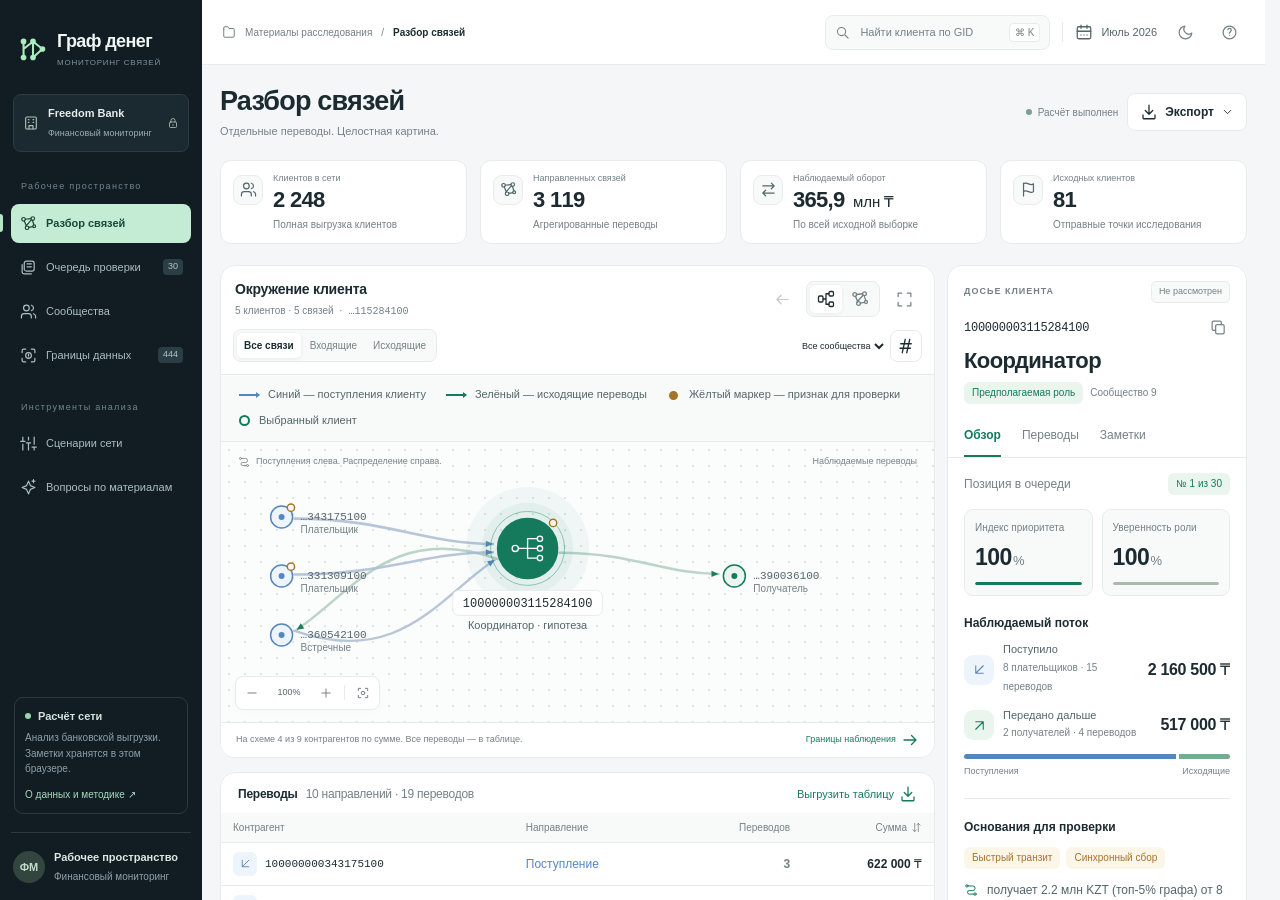
<file: web/index.html>
<!doctype html>
<html lang="ru">
<head>
  <meta charset="utf-8">
  <meta name="viewport" content="width=device-width,initial-scale=1">
  <meta name="theme-color" content="#111d23">
  <meta name="description" content="Граф денег — рабочее место финансового мониторинга Freedom Bank.">
  <title>Граф денег — рабочее пространство аналитика</title>
  <link rel="stylesheet" href="approved.css?v=7">
</head>
<body>
<script>try{const t=localStorage.getItem("money-theme");document.documentElement.dataset.theme=t==="dark"?"dark":"light";document.body.classList.toggle("dark",t==="dark")}catch(e){}</script>
  <div class="app">
    <aside class="sidebar" id="sidebar" aria-label="Основная навигация">
      <a class="brand" href="#network" aria-label="Граф денег — разбор связей">
        <span class="brand-mark" aria-hidden="true"><svg viewBox="0 0 36 36"><path class="logo-stroke" d="M8 27V10m0 8 10-8m0 0 10 8m-10-8v17m0 0 10-9"/><circle cx="8" cy="27" r="3" fill="currentColor"/><circle cx="8" cy="10" r="3" fill="currentColor"/><circle cx="18" cy="10" r="3" fill="currentColor"/><circle cx="28" cy="18" r="3" fill="currentColor"/><circle cx="18" cy="27" r="3" fill="currentColor"/></svg></span>
        <div class="brand-copy"><div class="brand-title">Граф денег</div><div class="brand-caption">МОНИТОРИНГ СВЯЗЕЙ</div></div>
      </a>
      <div class="workspace-switch"><i data-icon="building"></i><div><strong>Freedom Bank</strong><small>Финансовый мониторинг</small></div><i data-icon="lock" style="width:12px"></i></div>
      <div class="nav-label">Рабочее пространство</div>
      <nav class="nav-list">
        <button class="nav-button active" data-view="network" aria-current="page" title="Разбор связей"><i data-icon="network"></i><span>Разбор связей</span></button>
        <button class="nav-button" data-view="queue" title="Очередь проверки"><i data-icon="layers"></i><span>Очередь проверки</span><span class="nav-count">30</span></button>
        <button class="nav-button" data-view="communities" title="Сообщества"><i data-icon="users"></i><span>Сообщества</span></button>
        <button class="nav-button" data-view="boundaries" title="Границы данных"><i data-icon="scan"></i><span>Границы данных</span><span class="nav-count">444</span></button>
      </nav>
      <div class="nav-label">Инструменты анализа</div>
      <nav class="nav-list tools">
        <button class="nav-button" data-view="scenarios" title="Сценарии сети"><i data-icon="sliders"></i><span>Сценарии сети</span></button>
        <button class="nav-button" data-view="assistant" title="Вопросы по материалам"><i data-icon="sparkles"></i><span>Вопросы по материалам</span></button>
      </nav>
      <div class="sidebar-bottom">
        <div class="local-card"><div class="row"><span class="dot"></span><strong>Расчёт сети</strong></div><p>Анализ банковской выгрузки.<br>Заметки хранятся в этом браузере.</p><button data-action="about">О данных и методике <span aria-hidden="true">↗</span></button></div>
        <div class="sidebar-profile"><div class="avatar">ФМ</div><div><strong>Рабочее пространство</strong><small>Финансовый мониторинг</small></div></div>
      </div>
    </aside>
    <div class="mobile-scrim" id="mobile-scrim"></div>
    <div class="shell">
      <header class="topbar">
        <button class="icon-button mobile-menu" data-action="menu" aria-label="Открыть навигацию"><i data-icon="menu"></i></button>
        <div class="breadcrumbs row"><i data-icon="folder"></i><span>Материалы расследования</span><span>/</span><strong id="breadcrumb-title">Разбор связей</strong></div>
        <div class="top-actions">
          <button class="search-trigger" data-action="search" aria-label="Найти клиента, Command или Control K"><i data-icon="search"></i><span>Найти клиента по GID</span><kbd class="kbd">⌘ K</kbd></button>
          <div class="top-divider"></div><div class="top-date row"><i data-icon="calendar"></i>Июль 2026</div>
          <button class="icon-button" data-action="theme" aria-label="Переключить тему" title="Светлая / тёмная тема"><i data-icon="moon"></i></button>
          <button class="icon-button" data-action="help" aria-label="Справка и горячие клавиши" title="Справка и горячие клавиши"><i data-icon="help"></i></button>
        </div>
      </header>
      <main class="page">
        <div class="page-head">
          <div><h1 id="page-title">Разбор связей</h1><p id="page-subtitle">Отдельные переводы. Целостная картина.</p></div>
          <div class="head-actions row"><span class="snapshot-label"><span class="dot"></span>Загрузка данных…</span><button class="button" data-action="export" id="export-button" aria-label="Экспорт данных"><i data-icon="download"></i><span class="export-label">Экспорт</span><i data-icon="chevronDown" class="export-label" style="width:13px"></i></button></div>
        </div>
        <section class="global-stats" aria-label="Сводка исходной сети">
          <div class="stat-card"><div class="stat-icon"><i data-icon="users"></i></div><div class="stat-body"><div class="stat-label">Клиентов в сети</div><div class="stat-value">—</div><div class="stat-foot">Полная выгрузка клиентов</div></div></div>
          <div class="stat-card"><div class="stat-icon"><i data-icon="network"></i></div><div class="stat-body"><div class="stat-label">Направленных связей</div><div class="stat-value">—</div><div class="stat-foot">Агрегированные переводы</div></div></div>
          <div class="stat-card"><div class="stat-icon"><i data-icon="arrows"></i></div><div class="stat-body"><div class="stat-label">Наблюдаемый оборот</div><div class="stat-value">—</div><div class="stat-foot">По всей исходной выборке</div></div></div>
          <div class="stat-card"><div class="stat-icon"><i data-icon="flag"></i></div><div class="stat-body"><div class="stat-label">Исходных клиентов</div><div class="stat-value">—</div><div class="stat-foot">Отправные точки исследования</div></div></div>
        </section>
        <div id="data-notice" class="notice" role="status" hidden></div><div class="main-view" id="main-view"><div class="panel loading-panel"><div class="loading-line"></div><h2>Открываем материалы расследования</h2><p>Загружаем клиентов, связи и основания приоритетов.</p></div></div>
        <footer class="page-foot"><span class="row"><i data-icon="shield"></i>Признаки для проверки — не утверждение о виновности.</span><span>Июль 2026 <span style="padding:0 7px">·</span> KZT <span style="padding:0 7px">·</span> <button class="text-button" data-action="about">Границы наблюдения</button></span></footer>
      </main>
    </div>
  </div>
  <div id="overlay-root"></div><div id="dropdown-root"></div><div class="tooltip hidden" id="graph-tooltip" role="tooltip"></div><div class="toast-container" id="toast-container" aria-live="polite"></div>

<script src="simulation.js"></script><script src="approved-graph.js?v=7"></script><script src="approved-views.js?v=7"></script><script src="approved-inspector.js?v=7"></script><script src="approved.js?v=7"></script>
</body></html>
</file>
<file: web/approved.css>
/* Граф денег — standalone interface. No external assets or fonts. */
:root {
  color-scheme: light;
  --bg: #f5f6f8; --panel: #ffffff; --panel-alt: #f8faf9; --nav: #111d23;
  --ink: #1c2b31; --muted: #748187; --soft-text: #53666b; --line: #e7eceb;
  --green: #147a5b; --green-dark: #0b5a43; --green-soft: #eaf5ee; --mint: #a4e5be;
  --blue: #5686bf; --blue-soft: #edf4fc; --amber: #a67427; --amber-soft: #fcf6e9;
  --canvas: #fbfcfc; --dot: #dce5e1; --edge-out: #b3cec0; --edge-in: #aebed4;
  --shadow: 0 8px 32px #172d2310; --radius: 15px;
  --font: -apple-system,BlinkMacSystemFont,"Segoe UI",Arial,sans-serif;
  --mono: "SFMono-Regular",Consolas,"Liberation Mono",monospace;
}
[data-theme="dark"] {
  color-scheme: dark; --bg: #111a1e; --panel: #19252a; --panel-alt: #1d2b30;
  --nav: #0c1519; --ink: #e0eae6; --muted: #94a7a6; --soft-text: #b1c1bd;
  --line: #2c3b40; --green: #8ad1ad; --green-dark: #acdfc2; --green-soft: #213e32;
  --mint: #88cba2; --blue: #92b6e4; --blue-soft: #233647; --amber: #dfbe7b;
  --amber-soft: #393124; --canvas: #172227; --dot: #2d3d3f;
  --edge-out: #466459; --edge-in: #465c75; --shadow: 0 8px 32px #0002;
}
*{box-sizing:border-box} body{margin:0;background:var(--bg);color:var(--ink);font:13px/1.5 var(--font);-webkit-font-smoothing:antialiased}button,input,select,textarea{font:inherit;color:inherit}button{cursor:pointer}button,a,input,select,textarea{outline-offset:4px} :focus-visible{outline:2px solid var(--green)}button{border:0}a{color:var(--green)}button:disabled{opacity:.42;cursor:not-allowed}input,select,textarea{background:var(--panel);border:1px solid var(--line);border-radius:9px}input:focus,select:focus,textarea:focus{border-color:var(--green)}button, a, input, select { -webkit-tap-highlight-color:transparent }button{touch-action:manipulation}button svg{pointer-events:none}h1,h2,h3,p{margin:0}h1{font-size:27px;font-weight:650;letter-spacing:-.8px;line-height:1.2}h2{font-size:16px;font-weight:650;letter-spacing:-.25px}h3{font-size:13px;font-weight:650}.icon{width:18px;height:18px;display:inline-block;flex-shrink:0;vertical-align:middle;fill:none;stroke:currentColor;stroke-width:1.7;stroke-linecap:round;stroke-linejoin:round}.mono{font-family:var(--mono);font-variant-numeric:tabular-nums}.muted{color:var(--muted)}.tiny{font-size:11px}.small{font-size:12px}.eyebrow{font-size:10px;font-weight:650;letter-spacing:1.1px;text-transform:uppercase;color:var(--muted)}.sr-only{position:absolute;width:1px;height:1px;overflow:hidden;clip:rect(0,0,0,0);white-space:nowrap}.hidden,[hidden]{display:none!important}.dot{display:inline-block;width:6px;height:6px;border-radius:50%;background:currentColor;flex-shrink:0}.green{color:var(--green)}.blue{color:var(--blue)}.amber{color:var(--amber)}.row{display:flex;align-items:center;gap:8px}.spread{justify-content:space-between}.stack{display:flex;flex-direction:column;gap:12px}.divider{height:1px;background:var(--line);margin:19px 0}.pill{display:inline-flex;align-items:center;gap:5px;border-radius:6px;padding:4px 7px;white-space:nowrap;font-size:10px;line-height:1.2;background:var(--panel-alt);color:var(--soft-text);border:1px solid var(--line)}.pill.green{color:var(--green);background:var(--green-soft);border-color:transparent}.pill.amber{color:var(--amber);background:var(--amber-soft);border-color:transparent}.pill.blue{color:var(--blue);background:var(--blue-soft);border-color:transparent}.button{display:inline-flex;align-items:center;justify-content:center;gap:7px;border:1px solid var(--line);border-radius:8px;padding:9px 12px;background:var(--panel);font-size:12px;font-weight:550;white-space:nowrap;transition:background .15s,border-color .15s}.button:hover,.icon-button:hover{background:var(--panel-alt);border-color:var(--muted)}.button.primary{background:var(--green);border-color:var(--green);color:#fff}.button.primary:hover{background:var(--green-dark)}[data-theme=dark] .button.primary{color:#13271b}[data-theme=dark] .button.primary:hover{background:#a2dab9}.button.subtle{background:transparent;border-color:transparent;color:var(--muted)}.button.subtle:hover{background:var(--panel-alt);color:var(--ink)}.button.compact{padding:6px 9px;font-size:11px}.icon-button{width:32px;height:32px;display:inline-flex;align-items:center;justify-content:center;background:transparent;border:1px solid transparent;border-radius:8px;color:var(--muted);flex-shrink:0}.icon-button.active{background:var(--green-soft);color:var(--green)}.icon-button .icon{width:17px;height:17px}.text-button{background:none;color:var(--green);font-size:11px;padding:0;display:inline-flex;align-items:center;gap:5px}.kbd{font-family:var(--font);font-size:10px;border:1px solid var(--line);border-radius:4px;padding:1px 5px;color:var(--muted);background:var(--panel);white-space:nowrap}.avatar{width:32px;height:32px;display:grid;place-items:center;border-radius:50%;font-size:11px;font-weight:650;background:#e2e9e7;color:#415b51;flex-shrink:0}
.app{display:grid;grid-template-columns:224px minmax(0,1fr);height:100dvh;min-height:680px}.sidebar{background:var(--nav);color:#b5c0c3;display:flex;flex-direction:column;padding:28px 16px 15px;position:relative;z-index:50}.brand{display:flex;align-items:center;gap:11px;padding:0 8px 25px;color:#f0f6f4;text-decoration:none}.brand-mark{width:33px;height:35px;display:grid;place-items:center;color:#abebbe;flex-shrink:0}.brand-mark svg{width:34px;height:34px}.brand-title{font-size:19px;letter-spacing:-.6px;font-weight:650;white-space:nowrap}.brand-caption{font-size:9px;color:#7c949c;letter-spacing:.75px;margin-top:2px}.workspace-switch{display:flex;align-items:center;gap:9px;padding:10px 9px;margin:0 2px 28px;border:1px solid #2c3c42;border-radius:8px;color:#e4ede9;background:#1a2a30}.workspace-switch>.icon{color:#a8c3b7;width:16px}.workspace-switch>div{flex:1;min-width:0}.workspace-switch strong{display:block;font-size:11px;font-weight:550}.workspace-switch small{font-size:9px;color:#9aadb1}.nav-label{font-size:9px;letter-spacing:1.3px;padding:0 10px 10px;color:#70868d}.nav-list{display:flex;flex-direction:column;gap:5px;margin-bottom:26px}.nav-button{display:flex;align-items:center;gap:11px;padding:11px 11px;text-align:left;border-radius:8px;background:transparent;color:#acbec1;font-size:12px;position:relative;min-height:39px}.nav-button .icon{width:17px;height:17px}.nav-button:hover{background:#203037;color:#ecf5f1}.nav-button.active{background:#c4ecd4;color:#1b4836;font-weight:650}.nav-button.active:before{content:"";position:absolute;left:-16px;height:18px;width:3px;border-radius:0 3px 3px 0;background:#b4e5c5}.nav-count{font-size:9px;margin-left:auto;border-radius:4px;padding:1px 5px;color:#afc3c6;background:#2c3e45;font-variant-numeric:tabular-nums}.active .nav-count{background:#98c9ad;color:#1b4836}.sidebar-bottom{margin-top:auto}.local-card{margin:0 3px 18px;padding:13px 11px;border:1px solid #2c3a40;border-radius:9px}.local-card .row{gap:7px;font-size:11px;color:#d3e4de}.local-card .dot{color:#98d4ac}.local-card p{font-size:10px;line-height:1.55;color:#8ca1a8;margin-top:6px}.local-card button{margin-top:10px;background:none;padding:0;color:#a8dabb;font-size:10px}.sidebar-profile{border-top:1px solid #293a40;padding:16px 7px 0;display:flex;align-items:center;gap:9px}.sidebar-profile .avatar{background:#32463f;color:#c2decb}.sidebar-profile strong{display:block;color:#dce8e1;font-size:11px;font-weight:550}.sidebar-profile small{font-size:10px;color:#8fa2a8}.sidebar-profile .icon-button{margin-left:auto;color:#91a8ac}
.shell{min-width:0;min-height:0;display:flex;flex-direction:column}.topbar{height:65px;min-height:65px;border-bottom:1px solid var(--line);background:var(--panel);display:flex;align-items:center;justify-content:space-between;padding:0 26px;gap:20px}.breadcrumbs{color:var(--muted);font-size:11px;gap:9px}.breadcrumbs .icon{width:14px;height:14px}.breadcrumbs strong{color:var(--ink);font-weight:550}.top-actions{display:flex;align-items:center;gap:16px}.search-trigger{border:1px solid var(--line);border-radius:8px;background:var(--panel-alt);display:flex;align-items:center;gap:10px;color:var(--muted);font-size:11px;width:255px;padding:7px 9px;text-align:left}.search-trigger .icon{width:15px;height:15px}.search-trigger .kbd{margin-left:auto}.top-divider{height:20px;width:1px;background:var(--line)}.top-date{font-size:11px;color:var(--soft-text)}.mobile-menu{display:none}.page{padding:23px 25px 0;flex:1;min-height:0;display:flex;flex-direction:column}.page-head{display:flex;align-items:center;justify-content:space-between;gap:16px;margin-bottom:20px}.page-head p{color:var(--muted);font-size:11px;margin-top:6px}.page-head .head-actions{display:flex;gap:9px}.snapshot-label{color:var(--muted);font-size:10px;display:flex;align-items:center;gap:6px}.snapshot-label .dot{color:#79a38b}.global-stats{display:grid;grid-template-columns:repeat(4,minmax(0,1fr));gap:13px;margin-bottom:21px}.stat-card{padding:13px 15px 12px;background:var(--panel);border:1px solid var(--line);border-radius:11px;display:flex;gap:12px;align-items:flex-start;min-width:0}.stat-icon{width:34px;height:34px;border:1px solid var(--line);background:var(--panel-alt);border-radius:9px;display:grid;place-items:center;color:var(--soft-text);margin-top:3px;flex-shrink:0}.stat-icon .icon{width:17px;height:17px}.stat-body{min-width:0;flex:1}.stat-label{font-size:11px;color:var(--muted);white-space:nowrap}.stat-value{font-size:24px;line-height:1.35;letter-spacing:-.7px;font-weight:600;font-variant-numeric:tabular-nums}.stat-value small{font-size:15px;letter-spacing:0;font-weight:450;margin-left:3px}.stat-foot{font-size:10px;color:var(--muted);margin-top:2px}.stat-mini{display:flex;align-items:flex-end;gap:3px;height:25px;width:46px;align-self:center;margin-left:auto}.stat-mini span{background:var(--green-soft);border-top:2px solid #98bfa5;width:7px;border-radius:2px 2px 0 0}
.main-view{min-height:0;flex:1;display:flex;flex-direction:column}.analysis-split{display:grid;grid-template-columns:minmax(0,1fr) 324px;gap:16px;flex:1;min-height:0}.work-area{display:flex;flex-direction:column;gap:14px;min-width:0;min-height:0}.panel{background:var(--panel);border:1px solid var(--line);border-radius:var(--radius);overflow:hidden}.graph-panel{flex:1;min-height:302px;display:flex;flex-direction:column;position:relative}.panel-head{display:flex;align-items:center;justify-content:space-between;gap:10px;padding:16px 18px 12px}.panel-subtitle{font-size:10px;color:var(--muted);margin-top:3px}.panel-head h2{font-size:14px}.graph-tools{border-bottom:1px solid var(--line);display:flex;align-items:center;justify-content:space-between;padding:0 17px 12px;gap:10px}.segmented{display:inline-flex;padding:3px;gap:2px;background:var(--panel-alt);border:1px solid var(--line);border-radius:8px}.segmented button{padding:5px 9px;background:transparent;color:var(--muted);font-size:10px;border-radius:5px;white-space:nowrap}.segmented button.active{background:var(--panel);color:var(--ink);box-shadow:0 1px 4px #142e1e12;font-weight:550}.graph-filter-tools{display:flex;align-items:center;gap:8px}.graph-tools select{border:0;background:transparent;font-size:10px;max-width:130px;outline-offset:2px;cursor:pointer}.canvas-wrap{position:relative;flex:1;min-height:205px;background-color:var(--canvas);background-image:radial-gradient(var(--dot) .8px,transparent .8px);background-size:16px 16px;overflow:hidden;touch-action:none}.network-svg{display:block;width:100%;height:100%;position:absolute;inset:0;cursor:grab;user-select:none;touch-action:none}.network-svg.dragging{cursor:grabbing}.graph-node{cursor:pointer;transition:opacity .14s}.graph-node:focus{outline:none}.graph-node:focus-visible .node-shape{stroke:var(--green);stroke-width:4}.graph-node:hover .node-shape{filter:drop-shadow(0 3px 5px #1b584723)}.graph-node:hover text{font-weight:650}.graph-edge{fill:none;stroke-width:1.6;transition:opacity .16s}.graph-edge.incoming{stroke:var(--edge-in)}.graph-edge.outgoing{stroke:var(--edge-out)}.graph-edge.active-edge{stroke-width:2.6;stroke:var(--green)}.graph-node.faded,.graph-edge.faded{opacity:.15}.edge-amount{font:10px var(--font);fill:var(--muted);paint-order:stroke;stroke:var(--canvas);stroke-width:5px;stroke-linejoin:round;pointer-events:none}.node-label{font:14px var(--mono);fill:var(--soft-text)}.node-amount{font:10.5px var(--font);fill:var(--muted)}.node-shape{fill:var(--panel);stroke:var(--edge-out);stroke-width:1.6}.node-shape.incoming{stroke:var(--edge-in);fill:var(--blue-soft)}.node-shape.outgoing{fill:var(--green-soft)}.node-shape.selected{stroke:var(--green);stroke-width:3;fill:var(--green-soft)}.node-core{fill:var(--green)}.canvas-caption{position:absolute;left:17px;top:13px;display:flex;align-items:center;gap:6px;font-size:9px;color:var(--muted);pointer-events:none}.canvas-caption .icon{width:12px;height:12px}.canvas-right-tag{position:absolute;right:17px;top:13px;color:var(--muted);font-size:9px;pointer-events:none}.graph-controls{position:absolute;left:14px;bottom:12px;display:flex;gap:3px;align-items:center;background:var(--panel);border:1px solid var(--line);padding:3px;border-radius:8px;box-shadow:0 2px 8px #12312205}.graph-controls .icon-button{width:26px;height:26px;border-radius:5px}.graph-controls .icon{width:14px;height:14px}.graph-controls .zoom-text{width:37px;text-align:center;font-size:9px;color:var(--soft-text);font-variant-numeric:tabular-nums}.graph-controls .control-sep{height:15px;width:1px;background:var(--line);margin:0 2px}.canvas-legend{display:flex;align-items:center;gap:13px;font-size:9px;color:var(--muted);position:absolute;right:16px;bottom:21px;pointer-events:none}.legend-item{display:flex;align-items:center;gap:5px}.legend-line{width:13px;height:2px;background:var(--blue);position:relative}.legend-line:after{content:"";position:absolute;right:-1px;top:-2px;border-left:4px solid var(--blue);border-top:3px solid transparent;border-bottom:3px solid transparent}.legend-line.out{background:var(--green)}.legend-line.out:after{border-left-color:var(--green)}.legend-ring{width:8px;height:8px;border:2px solid var(--green);border-radius:50%}.graph-bottom{display:flex;align-items:center;justify-content:space-between;font-size:9px;color:var(--muted);padding:8px 15px;border-top:1px solid var(--line);gap:12px;background:var(--panel)}.graph-bottom button{font-size:9px}.graph-panel.is-fullscreen{position:fixed;inset:15px;z-index:300;min-height:0;box-shadow:0 0 0 30px #0a171ccc}.graph-panel.is-fullscreen .panel-head{padding:20px}.graph-panel.is-fullscreen .network-svg{max-height:none}.tooltip{position:fixed;pointer-events:none;background:var(--nav);color:#e9f2ec;padding:10px 12px;font-size:11px;border-radius:9px;box-shadow:var(--shadow);z-index:500;max-width:270px;line-height:1.7}.tooltip .tt-muted{color:#a2b7b4;font-size:10px}.graph-empty{position:absolute;inset:0;display:grid;place-content:center;text-align:center;gap:8px;padding:30px;color:var(--muted)}
.transfer-panel{height:208px;min-height:164px;display:flex;flex-direction:column}.transfer-panel .panel-head{padding:12px 17px 10px}.transfer-panel .panel-head h2{font-size:12px}.transfer-panel .panel-head h2 .count{font-weight:450;color:var(--muted);margin-left:5px}.table-wrap{overflow:auto;flex:1;min-height:0;scrollbar-width:thin;scrollbar-color:var(--line) transparent}table{width:100%;border-collapse:collapse;white-space:nowrap;font-size:12px}th{font-size:10px;color:var(--muted);font-weight:500;text-align:left;padding:7px 16px;background:var(--panel-alt);position:sticky;top:0;z-index:1;border-bottom:1px solid var(--line)}td{padding:9px 16px;border-bottom:1px solid var(--line);font-variant-numeric:tabular-nums}tbody tr:last-child td{border-bottom:0}tbody tr:hover{background:var(--panel-alt)}tbody tr.selected-row{background:var(--green-soft)}td.amount,th.amount{text-align:right}td.amount{font-weight:550}.table-client{background:transparent;display:inline-flex;align-items:center;gap:8px;padding:0;font-size:10px}.direction-icon{width:24px;height:24px;border-radius:6px;display:grid;place-items:center;background:var(--green-soft);color:var(--green);flex-shrink:0}.direction-icon.in{color:var(--blue);background:var(--blue-soft)}.direction-icon .icon{width:13px;height:13px}.table-client .mini-id{font-size:11px}.sort-button{padding:0;background:transparent;color:inherit;display:flex;align-items:center;gap:4px;margin-left:auto}.sort-button .icon{width:11px;height:11px}
.inspector{display:flex;flex-direction:column;min-height:0;position:relative}.inspector-head{padding:18px 19px 12px}.inspector-top{display:flex;justify-content:space-between;align-items:center;gap:10px;margin-bottom:13px}.inspector-top .eyebrow{font-size:9px;letter-spacing:1px}.inspector-top .icon-button{width:23px;height:23px}.inspector-gid{display:flex;align-items:center;gap:4px;margin-bottom:8px;white-space:nowrap}.inspector-gid strong{font:500 13px var(--mono);letter-spacing:-.25px}.inspector-gid .icon-button{height:24px;width:24px;margin-left:auto}.client-role{font-size:22px;font-weight:600;letter-spacing:-.6px;line-height:1.2;margin:6px 0 8px}.role-meta{display:flex;align-items:center;gap:7px;font-size:10px;color:var(--muted)}.status-mini{font-size:9px;color:var(--muted);padding:3px 7px;background:var(--panel-alt);border:1px solid var(--line);border-radius:5px}.inspector-tabs{display:flex;padding:0 19px;gap:21px;border-bottom:1px solid var(--line)}.inspector-tabs button{padding:10px 0 11px;border-bottom:2px solid transparent;font-size:12px;color:var(--muted);background:transparent}.inspector-tabs button.active{color:var(--green);border-color:var(--green);font-weight:600}.inspector-body{overflow:auto;flex:1;min-height:0;padding:17px 19px 18px;scrollbar-width:thin;scrollbar-color:var(--line) transparent}.score-row{display:grid;grid-template-columns:1fr 1fr;gap:14px;margin-bottom:18px}.score-box{padding:12px 11px;background:var(--panel-alt);border:1px solid var(--line);border-radius:9px}.score-box small{font-size:10px;color:var(--muted);display:block;margin-bottom:5px}.score-box strong{font-size:23px;font-weight:550;letter-spacing:-.5px}.score-box strong span{font-size:13px;font-weight:450;color:var(--muted);margin-left:1px}.score-track{height:3px;border-radius:3px;background:var(--line);margin-top:8px;overflow:hidden}.score-track span{display:block;background:var(--green);height:100%;border-radius:3px}.score-box.secondary .score-track span{background:#aab9ac}.inspector-section-title{font-size:12px;font-weight:650;margin-bottom:11px}.flow-item{display:flex;align-items:center;gap:9px;margin-bottom:13px}.flow-item .direction-icon{width:30px;height:30px;border-radius:9px}.flow-item .direction-icon .icon{width:15px;height:15px}.flow-item>.flow-text{flex:1}.flow-text>span{font-size:11px;color:var(--soft-text);display:block;line-height:1.2}.flow-text small{font-size:10px;color:var(--muted)}.flow-item strong{font-size:16px;font-weight:550;letter-spacing:-.3px;white-space:nowrap}.flow-ratio{display:flex;gap:3px;height:5px;margin:2px 0 6px}.flow-ratio .incoming{background:var(--blue);border-radius:4px 0 0 4px}.flow-ratio .outgoing{background:#75ac91;border-radius:0 4px 4px 0}.flow-ratio-caption{display:flex;justify-content:space-between;color:var(--muted);font-size:9px}.observation{display:flex;gap:9px;font-size:12px;line-height:1.6;color:var(--soft-text);margin:8px 0}.observation>.icon{width:14px;height:14px;margin-top:2px;color:var(--green)}.notice{padding:11px;border-radius:8px;background:var(--amber-soft);color:var(--amber);font-size:10px;line-height:1.65;margin-top:14px;border:1px solid #c7953420}.notice .row{gap:6px;font-weight:600;margin-bottom:4px;font-size:10px}.notice .icon{width:13px;height:13px}.notice.neutral{background:var(--panel-alt);color:var(--soft-text);border-color:var(--line)}.evidence-details{border-top:1px solid var(--line);margin-top:16px;padding-top:13px}.evidence-details summary{font-size:10px;cursor:pointer;display:flex;align-items:center;justify-content:space-between;list-style:none;font-weight:550}.evidence-details summary::-webkit-details-marker{display:none}.evidence-details summary:after{content:"+";font-size:14px;color:var(--muted)}.evidence-details[open] summary:after{content:"−"}.facts-grid{display:grid;grid-template-columns:1fr 1fr;gap:15px 10px;margin-top:15px}.facts-grid small{display:block;font-size:9px;color:var(--muted);margin-bottom:3px}.facts-grid strong{font-size:11px;font-weight:550}.inspector-footer{padding:13px 16px 11px;background:var(--panel);border-top:1px solid var(--line)}.inspector-footer .decision-buttons{display:flex;gap:7px}.inspector-footer .button.primary{flex:1;min-width:0}.inspector-footer .defer{width:37px;padding:9px}.inspector-footer p{font-size:8px;text-align:center;color:var(--muted);margin-top:7px}.peer-flow-label{font-size:10px;color:var(--muted);margin:13px 0}.note-field{width:100%;min-height:180px;padding:12px;resize:vertical;line-height:1.7;font-size:12px}.notes-label{display:flex;justify-content:space-between;gap:8px;font-size:10px;color:var(--muted);margin:8px 0 14px}.inspector-transfer{display:flex;align-items:center;gap:8px;padding:11px 0;border-bottom:1px solid var(--line)}.inspector-transfer .transfer-info{flex:1;min-width:0}.inspector-transfer .transfer-info strong{font-size:10px;display:block;font-weight:500}.inspector-transfer .transfer-info small{font-size:9px;color:var(--muted)}.inspector-transfer .transfer-amount{font-size:11px;font-weight:550}.mobile-inspector-button{display:none}.close-inspector{display:none}.page-foot{display:flex;align-items:center;justify-content:space-between;font-size:9px;color:var(--muted);padding:13px 0 10px;gap:8px;flex-shrink:0}.page-foot .icon{width:11px;height:11px}.page-foot .row{gap:5px}.page-foot button{font-size:9px}
.secondary-view{height:100%;overflow:auto;min-height:0;padding-bottom:4px;scrollbar-width:thin}.secondary-view>.panel{margin-bottom:16px}.section-toolbar{padding:16px 18px;border-bottom:1px solid var(--line);display:flex;justify-content:space-between;gap:13px;align-items:center;flex-wrap:wrap}.section-toolbar input,.section-toolbar select{padding:8px 10px;font-size:11px;max-width:240px}.section-toolbar .row{flex-wrap:wrap}.view-intro{padding:24px}.view-intro p{font-size:12px;color:var(--muted);max-width:800px;line-height:1.8;margin-top:7px}.mini-stats{display:grid;grid-template-columns:repeat(3,1fr);gap:14px;margin-bottom:16px}.mini-stat{border:1px solid var(--line);background:var(--panel);border-radius:12px;padding:17px 20px}.mini-stat strong{display:block;font-size:26px;letter-spacing:-.7px;font-weight:550}.mini-stat span{font-size:11px;color:var(--muted)}.queue-table td{padding:11px 17px;font-size:11px}.queue-table th{padding:11px 17px}.queue-table .table-client{font-size:11px}.queue-rank{display:grid;place-items:center;background:var(--panel-alt);border:1px solid var(--line);border-radius:6px;width:28px;height:28px;color:var(--muted);font-size:10px}.queue-rank.top{background:var(--green-soft);border-color:transparent;color:var(--green)}.queue-table select{padding:5px 7px;font-size:10px}.table-footer{padding:12px 19px;color:var(--muted);font-size:10px;border-top:1px solid var(--line)}.empty-state{padding:35px 22px;text-align:center;color:var(--muted);line-height:1.8;font-size:12px}.empty-state .icon{width:28px;height:28px;margin-bottom:12px;color:var(--soft-text)}.empty-state strong{display:block;color:var(--ink);font-size:15px;margin-bottom:5px}.community-grid{display:grid;grid-template-columns:repeat(auto-fill,minmax(190px,1fr));gap:12px;padding:18px}.community-card{background:var(--panel);border:1px solid var(--line);border-radius:11px;padding:17px;text-align:left;position:relative}.community-card:hover{border-color:var(--green);background:var(--panel-alt)}.community-card.known{border-color:#9abdab;background:var(--green-soft)}.community-card .icon{color:var(--muted);margin-bottom:10px}.community-card.known .icon{color:var(--green)}.community-card h3{font-size:12px}.community-card p{font-size:10px;color:var(--muted);margin-top:6px}.community-card .pill{position:absolute;top:15px;right:13px}.information-grid{display:grid;grid-template-columns:1fr 1fr;gap:16px}.information-card{padding:22px}.information-card h3{margin-bottom:14px}.information-card p{color:var(--soft-text);font-size:12px;line-height:1.8;margin:9px 0}.availability-row{display:flex;align-items:center;justify-content:space-between;gap:20px;font-size:11px;padding:11px 0;border-bottom:1px solid var(--line)}.availability-row:last-child{border:0}.bound-note{display:flex;gap:13px;padding:20px;border-radius:11px;background:var(--amber-soft);color:var(--amber);margin-bottom:16px}.bound-note .icon{margin-top:3px}.bound-note strong{font-size:12px}.bound-note p{font-size:11px;margin-top:5px;line-height:1.8}.method-text{white-space:normal}.scenario-layout{display:grid;grid-template-columns:1.2fr 1fr;gap:16px}.scenario-card{padding:23px}.scenario-card p{color:var(--muted);font-size:11px;line-height:1.8;margin:8px 0 18px}.slider-label{display:flex;align-items:center;justify-content:space-between;margin:25px 0 20px}.slider-label output{font-size:35px;font-weight:550;line-height:1}.scenario-slider{width:100%;accent-color:var(--green)}.range-labels{display:flex;justify-content:space-between;font-size:10px;color:var(--muted);margin-top:8px}.scenario-metrics{display:grid;grid-template-columns:repeat(2,1fr);gap:12px;margin:15px 0}.scenario-metric{padding:18px;background:var(--panel-alt);border-radius:9px;border:1px solid var(--line)}.scenario-metric strong{font-size:27px;font-weight:500;display:block}.scenario-metric span{font-size:10px;color:var(--muted)}.scenario-list{display:flex;flex-wrap:wrap;gap:7px;margin-top:16px}.scenario-list span{font-size:10px;font-family:var(--mono);padding:5px 8px;background:var(--panel-alt);border:1px solid var(--line);border-radius:6px}.scenario-card select{font-size:11px;padding:9px;max-width:100%;width:100%}.assistant-layout{display:grid;grid-template-columns:minmax(0,1fr) 290px;gap:16px;height:100%;min-height:440px}.chat-panel{display:flex;flex-direction:column;min-height:0}.chat-messages{flex:1;overflow:auto;padding:26px;min-height:0}.chat-empty{max-width:590px;margin:25px auto 35px}.assistant-mark{width:48px;height:48px;background:var(--green-soft);color:var(--green);border-radius:14px;display:grid;place-items:center;margin-bottom:17px}.assistant-mark .icon{width:25px;height:25px}.chat-empty h2{font-size:24px;letter-spacing:-.6px}.chat-empty p{font-size:12px;line-height:1.8;color:var(--muted);margin-top:10px}.prompt-grid{display:grid;grid-template-columns:1fr 1fr;gap:9px;margin-top:24px}.prompt-card{background:var(--panel-alt);border:1px solid var(--line);border-radius:9px;padding:14px;text-align:left;color:var(--soft-text);font-size:11px;line-height:1.5;display:flex;align-items:center;justify-content:space-between;gap:10px}.prompt-card:hover{border-color:var(--green)}.prompt-card .icon{width:14px;height:14px;color:var(--muted)}.chat-message{max-width:630px;margin:16px 0;padding:14px 17px;font-size:12px;line-height:1.85;border:1px solid var(--line);border-radius:12px;white-space:pre-line}.chat-message.user{margin-left:auto;background:var(--green-soft);border-color:transparent}.chat-message.assistant{background:var(--panel-alt)}.chat-message .chat-label{display:block;font-size:9px;color:var(--muted);font-weight:550;margin-bottom:6px}.chat-form{display:flex;gap:10px;padding:16px;border-top:1px solid var(--line)}.chat-form input{flex:1;min-width:0;padding:11px 12px;font-size:12px}.assistant-context{padding:23px;height:max-content}.assistant-context h3{margin-bottom:15px}.assistant-context p{font-size:11px;line-height:1.8;color:var(--muted);margin-top:10px}.assistant-context .mono{font-size:11px;overflow-wrap:anywhere}
.modal-backdrop{position:fixed;inset:0;background:#0e1f285e;backdrop-filter:blur(5px);z-index:400;display:flex;align-items:flex-start;justify-content:center;padding:15vh 20px 30px;overflow:auto}.modal{background:var(--panel);border:1px solid var(--line);border-radius:15px;width:610px;max-width:100%;box-shadow:0 22px 100px #0003;overflow:hidden}.modal-head{padding:19px 23px;border-bottom:1px solid var(--line);display:flex;align-items:center;justify-content:space-between}.modal-body{padding:22px}.modal-body p{font-size:12px;line-height:1.85;color:var(--soft-text);margin:10px 0}.modal-foot{padding:14px 23px;border-top:1px solid var(--line);display:flex;justify-content:flex-end;gap:9px}.command-input{display:flex;align-items:center;gap:12px;padding:19px 22px;border-bottom:1px solid var(--line)}.command-input>.icon{color:var(--green)}.command-input input{width:100%;background:transparent;border:0;padding:0;font-size:14px;outline:none}.command-results{max-height:360px;overflow:auto;padding:8px}.command-item{display:flex;width:100%;align-items:center;gap:11px;padding:12px;border-radius:9px;background:none;text-align:left}.command-item:hover,.command-item.current{background:var(--green-soft)}.command-item>.icon{width:19px;color:var(--green)}.command-item>div{flex:1}.command-item strong{display:block;font-size:12px;font-weight:500}.command-item small{display:block;font-size:10px;color:var(--muted);margin-top:4px}.command-item .command-source{font-size:9px;color:var(--muted)}.command-footer{padding:9px 20px;display:flex;gap:15px;color:var(--muted);font-size:10px;background:var(--panel-alt);border-top:1px solid var(--line)}.dropdown{position:fixed;width:235px;padding:6px;background:var(--panel);border:1px solid var(--line);border-radius:10px;box-shadow:var(--shadow);z-index:350}.dropdown button{display:flex;align-items:center;gap:9px;width:100%;background:transparent;text-align:left;border-radius:6px;padding:10px 9px;font-size:11px}.dropdown button:hover{background:var(--panel-alt)}.dropdown .icon{color:var(--muted);width:16px;height:16px}.toast-container{position:fixed;bottom:25px;left:50%;transform:translateX(-50%);z-index:600;display:flex;flex-direction:column;gap:8px;pointer-events:none;max-width:min(90vw,590px)}.toast{display:flex;align-items:center;gap:10px;background:var(--nav);color:#edf4f0;border:1px solid #485853;padding:12px 18px;border-radius:10px;box-shadow:0 8px 35px #0002;font-size:12px;animation:toast-in .18s ease-out}.toast .icon{color:#a6deb9;flex-shrink:0;width:17px;height:17px}.toast.exit{opacity:0;transition:opacity .3s}.mobile-scrim{display:none}.logo-stroke{stroke:currentColor;fill:none;stroke-linecap:round;stroke-linejoin:round;stroke-width:2.2}.node-root-title{fill:var(--ink);font:600 14px var(--mono)}.node-root-subtitle{fill:var(--muted);font:11px var(--font)}
.footer-caution{padding:7px 9px;margin-bottom:10px;border-radius:7px;background:var(--amber-soft);color:var(--amber);font-size:9px;line-height:1.6;display:flex;align-items:flex-start;gap:6px}.footer-caution .icon{width:12px;height:12px;margin-top:1px;flex-shrink:0}
@keyframes toast-in{from{opacity:0;transform:translateY(8px)}to{opacity:1;transform:translateY(0)}}@media(prefers-reduced-motion:reduce){*{animation:none!important;transition:none!important;scroll-behavior:auto!important}}
@media(min-width:1700px){.app{grid-template-columns:236px minmax(0,1fr)}.analysis-split{grid-template-columns:minmax(0,1fr) 355px;gap:20px}.page{padding:27px 30px 0}.topbar{padding:0 30px}.inspector-head{padding:21px 23px 15px}.inspector-body{padding:19px 23px}.inspector-tabs{padding:0 23px}.transfer-panel{height:230px}.panel-head{padding:19px 21px 14px}.global-stats{gap:18px}.stat-card{padding:16px 19px}.client-role{font-size:25px}.inspector-gid strong{font-size:14px}}
@media(max-width:1360px){.app{grid-template-columns:202px minmax(0,1fr)}.sidebar{padding-left:11px;padding-right:11px}.brand{gap:8px;padding-left:5px;padding-right:0}.brand-title{font-size:18px}.nav-button{font-size:11px;gap:9px;padding-left:9px;padding-right:8px}.nav-button.active:before{left:-11px}.brand-caption{font-size:8px}.page{padding:20px 18px 0}.topbar{padding:0 20px}.analysis-split{grid-template-columns:minmax(0,1fr) 300px;gap:12px}.inspector-head{padding:15px 16px 12px}.inspector-body{padding:15px 16px}.inspector-tabs{padding:0 16px}.inspector-gid strong{font-size:12px}.score-row{gap:9px}.score-box{padding:10px}.stat-card{padding:11px 12px;gap:10px}.stat-icon{width:30px;height:30px}.stat-label{font-size:9px}.stat-value{font-size:22px}.canvas-legend{gap:9px;right:12px}.canvas-legend .legend-item:last-child{display:none}.graph-filter-tools{gap:3px}.graph-tools{padding-left:12px;padding-right:12px}.segmented button{padding-left:7px;padding-right:7px}.graph-tools select{max-width:110px;font-size:9px}.graph-filter-tools .amount-label{display:none}.graph-tools .button.compact{padding:6px}.panel-head{padding:13px 14px 10px}.transfer-panel{height:196px}td,th{padding-left:12px;padding-right:12px}.breadcrumbs{font-size:10px}.search-trigger{width:225px}.local-card{padding:10px}.sidebar-profile{padding-left:2px;padding-right:2px}.top-actions{gap:12px}}
@media(max-width:1150px){.app{grid-template-columns:70px minmax(0,1fr)}.sidebar{padding:23px 10px 13px;align-items:center}.brand{padding:0 0 28px}.brand-copy,.workspace-switch,.nav-label,.nav-button>span,.sidebar-profile>div:not(.avatar),.local-card,.sidebar-profile>.icon-button{display:none}.nav-button{width:42px;height:42px;justify-content:center;padding:0}.nav-button .icon{width:19px;height:19px}.nav-button.active:before{left:-14px}.nav-list{gap:7px}.nav-list.tools{margin-top:18px}.sidebar-profile{padding:15px 0 0;margin-top:20px}.analysis-split{grid-template-columns:minmax(0,1fr) 300px}.sidebar-bottom{width:100%}.sidebar-profile{justify-content:center}.top-date{display:none}.graph-tools select{max-width:100px}.graph-filter-tools>.compact .icon{width:15px}.information-grid{grid-template-columns:1fr 1fr}.assistant-layout{grid-template-columns:1fr}.assistant-context{display:none}.stat-icon{display:none}.brand-mark{width:34px}.snapshot-label{font-size:9px}.page-head{margin-bottom:16px}.global-stats{margin-bottom:17px}.graph-panel{min-height:320px}}
@media(max-width:980px){.analysis-split{grid-template-columns:minmax(0,1fr)}.inspector{display:none}.inspector.is-open{display:flex;position:fixed;top:0;bottom:0;right:0;width:350px;max-width:100vw;border-radius:15px 0 0 15px;z-index:250;box-shadow:-12px 0 60px #1224212b}.mobile-inspector-button{display:inline-flex}.close-inspector{display:inline-flex}.transfer-panel{height:216px}.stat-icon{display:grid}.graph-tools select{max-width:140px;font-size:10px}.canvas-legend .legend-item:last-child{display:flex}.information-grid{grid-template-columns:1fr}.scenario-layout{grid-template-columns:1fr}.search-trigger{width:235px}.breadcrumbs span:first-of-type{display:none}.graph-tools .amount-label{display:inline}.graph-tools .button.compact{padding:6px 9px}.canvas-caption{font-size:10px}.canvas-right-tag{font-size:10px}.secondary-view>.panel{min-height:0}}
@media(max-width:700px){.app{display:flex;min-height:100dvh;height:auto}.sidebar{display:none;position:fixed;top:0;bottom:0;left:0;width:224px;align-items:stretch;padding:26px 16px;z-index:260}.sidebar.is-open{display:flex}.sidebar.is-open .brand-copy,.sidebar.is-open .nav-label,.sidebar.is-open .nav-button>span,.sidebar.is-open .local-card,.sidebar.is-open .sidebar-profile>div:not(.avatar){display:block}.sidebar.is-open .workspace-switch{display:flex}.sidebar.is-open .nav-button{width:auto;justify-content:flex-start;height:42px;padding:0 12px}.sidebar.is-open .brand{padding:0 6px 25px}.sidebar.is-open .sidebar-profile{justify-content:flex-start;gap:11px}.sidebar.is-open .nav-count{margin-left:auto}.sidebar.is-open .nav-button.active:before{left:-16px}.sidebar.is-open .nav-list.tools{margin-top:0}.sidebar.is-open .sidebar-profile>.icon-button{display:inline-flex}.mobile-scrim.is-open{display:block;position:fixed;inset:0;background:#1023276e;backdrop-filter:blur(3px);z-index:240}.shell{width:100%;min-height:100dvh}.topbar{height:59px;min-height:59px;padding:0 15px;gap:10px;position:sticky;top:0;z-index:40}.mobile-menu{display:inline-flex}.topbar .breadcrumbs{margin-right:auto}.breadcrumbs>.icon,.breadcrumbs>span{display:none}.breadcrumbs strong{font-size:11px}.top-actions{gap:8px}.top-actions>.top-divider,.top-actions>.avatar{display:none}.search-trigger{width:31px;height:31px;justify-content:center;border:0;background:transparent;padding:0}.search-trigger>span,.search-trigger>.kbd{display:none}.page{padding:20px 13px 0;min-height:0;overflow:visible}.page-head{gap:10px;align-items:flex-start}.page-head h1{font-size:25px}.page-head p{font-size:10px;max-width:230px;line-height:1.6}.head-actions .export-label{display:none}.head-actions>.button{width:34px;height:34px;padding:0}.head-actions>.button>.icon{width:16px}.head-actions .snapshot-label{display:none}.global-stats{grid-template-columns:repeat(2,minmax(0,1fr));gap:9px;margin-bottom:14px}.stat-card{padding:11px 12px;gap:10px;min-height:77px}.stat-value{font-size:23px}.stat-label{font-size:9px}.stat-foot{font-size:8px}.stat-icon{display:none}.stat-value small{font-size:13px}.main-view{min-height:0;display:block}.analysis-split{display:block}.work-area{gap:13px}.graph-panel{flex:none;height:420px;min-height:420px}.panel-head{padding:13px}.panel-head h2{font-size:13px}.panel-subtitle{font-size:9px}.graph-tools{padding:0 10px 10px;gap:6px}.graph-filter-tools select{display:none}.graph-filter-tools .amount-label{display:none}.graph-filter-tools .button.compact{padding:6px}.segmented{padding:2px}.segmented button{font-size:9px;padding:5px 7px}.canvas-caption{font-size:8px;left:11px;top:11px}.canvas-right-tag{font-size:8px;right:11px;top:11px}.canvas-legend{font-size:8px;right:10px;bottom:22px;gap:7px}.canvas-legend .legend-item:last-child{display:none}.graph-controls{left:10px;bottom:12px}.graph-controls .icon-button{width:23px;height:24px}.graph-controls .zoom-text{width:29px;font-size:8px}.graph-controls .control-sep{margin:0}.graph-bottom{font-size:8px;padding:8px 11px}.graph-bottom>span{max-width:57%;line-height:1.6}.graph-bottom button{font-size:8px}.transfer-panel{flex:none;height:285px;min-height:285px;margin-bottom:8px}.transfer-panel .panel-head{padding:11px 13px}.transfer-panel .panel-head .text-button{font-size:9px}.transfer-panel .panel-head .text-button .icon{display:none}.transfer-panel table .direction-cell,.transfer-panel table .direction-header{display:none}td,th{padding-left:11px;padding-right:11px}td{padding-top:11px;padding-bottom:11px}.table-client .mini-id{font-size:9px}.table-client{gap:6px}.transfer-panel td.amount{font-size:10px}.page-foot{padding-bottom:14px;line-height:1.6;align-items:flex-start}.page-foot>span:last-child{display:none}.page-foot .row{align-items:flex-start;font-size:8px}.page-foot .icon{margin-top:1px;width:12px;height:12px}.secondary-view{height:auto;overflow:visible}.mini-stats{gap:8px}.mini-stat{padding:12px}.mini-stat strong{font-size:23px}.mini-stat span{font-size:9px}.view-intro{padding:17px}.view-intro p{font-size:11px}.queue-table .queue-rank{width:24px;height:24px}.queue-table td,.queue-table th{padding:9px}.section-toolbar{padding:12px}.section-toolbar .row{width:100%;gap:7px}.section-toolbar input,.section-toolbar select{max-width:none;min-width:0;flex:1;font-size:10px;padding:8px}.section-toolbar .small{font-size:10px}.community-grid{grid-template-columns:1fr 1fr;gap:9px;padding:11px}.community-card{padding:12px}.community-card h3{font-size:11px}.community-card p{font-size:9px}.community-card .pill{position:static;display:inline-flex;margin-bottom:6px;font-size:8px}.community-card .icon{width:17px;height:17px;margin-bottom:6px}.information-card{padding:17px}.availability-row{font-size:10px;gap:8px}.availability-row .pill{font-size:8px}.bound-note{padding:15px}.bound-note p{font-size:10px}.scenario-card{padding:17px}.scenario-metric{padding:14px}.scenario-metric strong{font-size:24px}.assistant-layout{height:620px;display:flex}.chat-panel{width:100%}.chat-messages{padding:17px}.chat-empty{margin-top:15px}.chat-empty h2{font-size:21px}.chat-empty p{font-size:11px}.prompt-grid{gap:8px}.prompt-card{padding:11px;font-size:10px;min-height:64px}.chat-form{padding:11px}.chat-form input{font-size:11px;padding:9px}.chat-form .button{padding:9px}.chat-form .send-label{display:none}.chat-message{padding:11px;font-size:11px}.modal-backdrop{padding:12vh 12px 20px}.modal-body{padding:18px}.modal-head{padding:15px 18px}.modal-body p{font-size:11px}.command-input{padding:15px}.command-input input{font-size:12px}.command-item .command-source{display:none}.command-item strong{font-size:11px}.graph-panel.is-fullscreen{inset:6px;height:auto;min-height:0}.graph-panel.is-fullscreen .canvas-legend{display:none}.inspector.is-open{width:335px}.canvas-wrap{min-height:0}}
@media print{.sidebar,.topbar,.head-actions,.inspector-footer,.page-foot,.graph-controls,.graph-tools,.graph-bottom,.toast-container{display:none!important}.app{display:block;height:auto}.page{padding:0}.global-stats{grid-template-columns:repeat(4,1fr)}.analysis-split{display:grid;grid-template-columns:1fr 300px}.inspector{display:flex}.graph-panel{height:520px;flex:auto}.work-area{display:flex}.transfer-panel{height:auto}.table-wrap{overflow:visible}.inspector-body{overflow:visible}.panel{break-inside:avoid}.snapshot-label{display:flex!important}.page-head{margin:15px 0}.graph-panel.is-fullscreen{position:relative;inset:auto}.network-svg{height:100%}}

@media(max-height:860px) and (min-width:701px){.page{padding-top:17px}.page-head{margin-bottom:14px}.global-stats{margin-bottom:14px}.stat-foot{display:none}.stat-card{padding-top:10px;padding-bottom:10px}.transfer-panel{height:178px;min-height:150px}.graph-panel{min-height:270px}.graph-panel.is-fullscreen{min-height:0}}

/* Integration states; the approved composition and design tokens stay intact. */
.loading-panel{min-height:300px;display:flex;flex-direction:column;align-items:center;justify-content:center;gap:16px;padding:35px;text-align:center;color:var(--muted)}.loading-panel h2{font-size:22px;color:var(--ink)}.loading-line{width:55px;height:3px;background:var(--green);animation:loadingPulse 1.4s ease-in-out infinite}.loading-panel .button{margin-top:8px}#data-notice{margin:0 0 12px;padding:10px 15px}.chat-text{white-space:pre-wrap;overflow-wrap:anywhere}.chat-node-links{display:flex;flex-wrap:wrap;gap:7px;margin-top:13px}.chat-node-links .button{font-size:10px;white-space:normal;overflow-wrap:anywhere;text-align:left}.chat-error{border-color:var(--amber)!important;color:var(--amber)}.inspector-gid{white-space:normal;min-width:0}.inspector-gid strong{overflow-wrap:anywhere;min-width:0}.inspector-gid .icon-button{flex-shrink:0}#network-canvas{display:block;touch-action:none}.graph-bottom>span{min-width:0}.canvas-legend .signal-marker{width:7px;height:7px;display:inline-block;border:1px solid var(--amber);transform:rotate(45deg)}.inspector-tabs button:focus-visible{outline-offset:-3px}.table-client{min-height:24px}.inspector-empty .button{white-space:normal}.chat-form input{min-width:0}.role-meta{flex-wrap:wrap}.sidebar .local-card strong{font-weight:600}.topbar .search-trigger{cursor:pointer}.empty-state .button{align-self:center}.queue-table td{vertical-align:top}.queue-table .queue-reason{white-space:normal;min-width:220px;max-width:430px;line-height:1.65}.graph-panel canvas:focus-visible{outline-offset:-3px}@keyframes loadingPulse{50%{opacity:.3;transform:scaleX(.6)}}@media(prefers-reduced-motion:reduce){.loading-line{animation:none}}
@media(max-width:700px){.global-stats .stat-value{white-space:nowrap}.chat-node-links .button{font-size:10px}.inspector-gid strong{font-size:12px}.graph-bottom>span{font-size:8px}.transfer-panel .table-client .mini-id{font-size:10px}.loading-panel{padding:25px 16px}.snapshot-label{max-width:130px}}
/* Keep context and truncation notice visible on laptop-height viewports. */
.graph-panel>.panel-head,.graph-tools,.graph-bottom{flex-shrink:0}.canvas-wrap{min-height:0}
@media(max-height:800px) and (min-width:701px){.app{min-height:800px}.transfer-panel{height:150px;min-height:150px}.graph-panel{min-height:330px}}

/* One scrolling workspace; navigation stays in its own viewport column. */
.app{height:100dvh;min-height:0;overflow:hidden}.sidebar{height:100dvh;min-height:0;overflow-y:auto}.shell{height:100dvh;min-height:0;display:block;overflow-x:hidden;overflow-y:auto;overscroll-behavior-y:contain;scrollbar-gutter:stable}.page{min-height:calc(100dvh - 65px);flex:none}.page-head,.global-stats,.page-foot{flex-shrink:0}.main-view{flex:none;display:block}.analysis-split{align-items:start;flex:none}.work-area{min-height:0}.graph-panel{height:auto;min-height:0;flex:none}.graph-panel>.canvas-wrap{height:clamp(276px,calc(130dvh - 890px),780px);min-height:0;flex:none}.transfer-panel{height:auto;min-height:0;max-height:none;flex:none}.transfer-panel>.table-wrap{height:auto;max-height:none;flex:none;overflow-x:auto;overflow-y:hidden}.inspector{align-self:start;height:auto;max-height:none}.inspector-body{overflow:visible;flex:none}.secondary-view{height:auto;overflow:visible}.secondary-view>.panel>.table-wrap{max-height:none}.assistant-layout{height:620px}.graph-panel .canvas-legend{display:none}
.graph-reading-key{display:flex;align-items:center;flex-wrap:wrap;gap:10px 20px;padding:12px 18px;color:var(--soft-text);font-size:11px;line-height:1.45;background:var(--panel-alt);border-bottom:1px solid var(--line);flex-shrink:0}.graph-key-item{display:inline-flex;align-items:center;gap:9px}.graph-key-item>i{flex-shrink:0}.graph-key-item .legend-line{width:20px}.graph-key-item .legend-ring{width:11px;height:11px}.graph-key-signal{display:inline-block;width:9px;height:9px;margin:0 2px;border:2px solid var(--amber);background:var(--amber-soft);transform:rotate(45deg)}.graph-key-dot{display:inline-block;width:9px;height:9px;border-radius:50%;background:var(--soft-text)}.graph-key-dot.seed{background:var(--green)}.graph-key-note{width:100%;font-size:10px;color:var(--muted)}
.graph-panel.is-fullscreen{height:auto;min-height:0}.graph-panel.is-fullscreen>.canvas-wrap{height:auto;min-height:0;flex:1}
@media(max-width:980px){.inspector.is-open{height:100dvh;max-height:100dvh}.inspector.is-open .inspector-head,.inspector.is-open .inspector-tabs,.inspector.is-open .inspector-footer{flex-shrink:0}.inspector.is-open .inspector-body{overflow:auto;flex:1;min-height:0}}
@media(max-width:700px){.app{height:100dvh;min-height:0}.shell{height:100dvh;min-height:0}.page{min-height:calc(100dvh - 59px)}.graph-panel>.canvas-wrap{height:351px}.graph-reading-key{padding:12px;gap:9px 16px;font-size:10px}.graph-key-item{gap:8px}.graph-panel.is-fullscreen>.canvas-wrap{height:auto}.transfer-panel .panel-head{align-items:flex-start}.transfer-panel .panel-head h2 .count{display:block;margin:3px 0 0}.transfer-panel .panel-head .text-button{flex-shrink:0}}
@media print{.app,.shell{height:auto;overflow:visible}.graph-reading-key{display:flex}.graph-panel>.canvas-wrap{height:400px}}

@media(max-width:700px){.shell{scrollbar-gutter:auto}}
.graph-focus-action{margin-left:12px;font-size:11px;gap:5px}.graph-focus-action .icon{width:13px;height:13px}.graph-controls .icon-button:disabled{opacity:.35}.graph-controls .zoom-text{min-width:42px;width:auto}
@media(max-width:700px){.graph-focus-action{display:flex;margin:7px 0 0}.graph-controls .zoom-text{min-width:36px}}
@media(max-width:700px){
  .page-head .head-actions{flex-shrink:0}
  #export-button{width:42px;height:42px;min-width:42px;flex:none;padding:0;gap:0;line-height:1;border:1px solid #cbd6d2;border-radius:10px;color:var(--ink);background:var(--panel);overflow:hidden}
  #export-button>.icon{width:18px;height:18px;flex:none}
  #export-button>.export-label{display:none}
  #export-button:hover,#export-button:focus-visible{border-color:var(--green);background:var(--panel-alt)}
  [data-theme="dark"] #export-button{border-color:#50645f}
  [data-theme="dark"] #export-button:hover,[data-theme="dark"] #export-button:focus-visible{border-color:var(--green)}
}
.graph-key-signal.seed-signal{position:relative}.graph-key-signal.seed-signal:after{content:"";position:absolute;width:4px;height:4px;background:var(--green);border-radius:50%;top:50%;left:50%;transform:translate(-50%,-50%)}

:root{--violet:#8162b3}[data-theme="dark"]{--violet:#bba0e4}
.graph-key-signal{border-radius:50%;transform:none;background:var(--amber);border-color:var(--amber)}.graph-key-signal.seed-signal{background:var(--violet);border-color:var(--violet)}.graph-key-signal.seed-signal:after{display:none}
</file>
